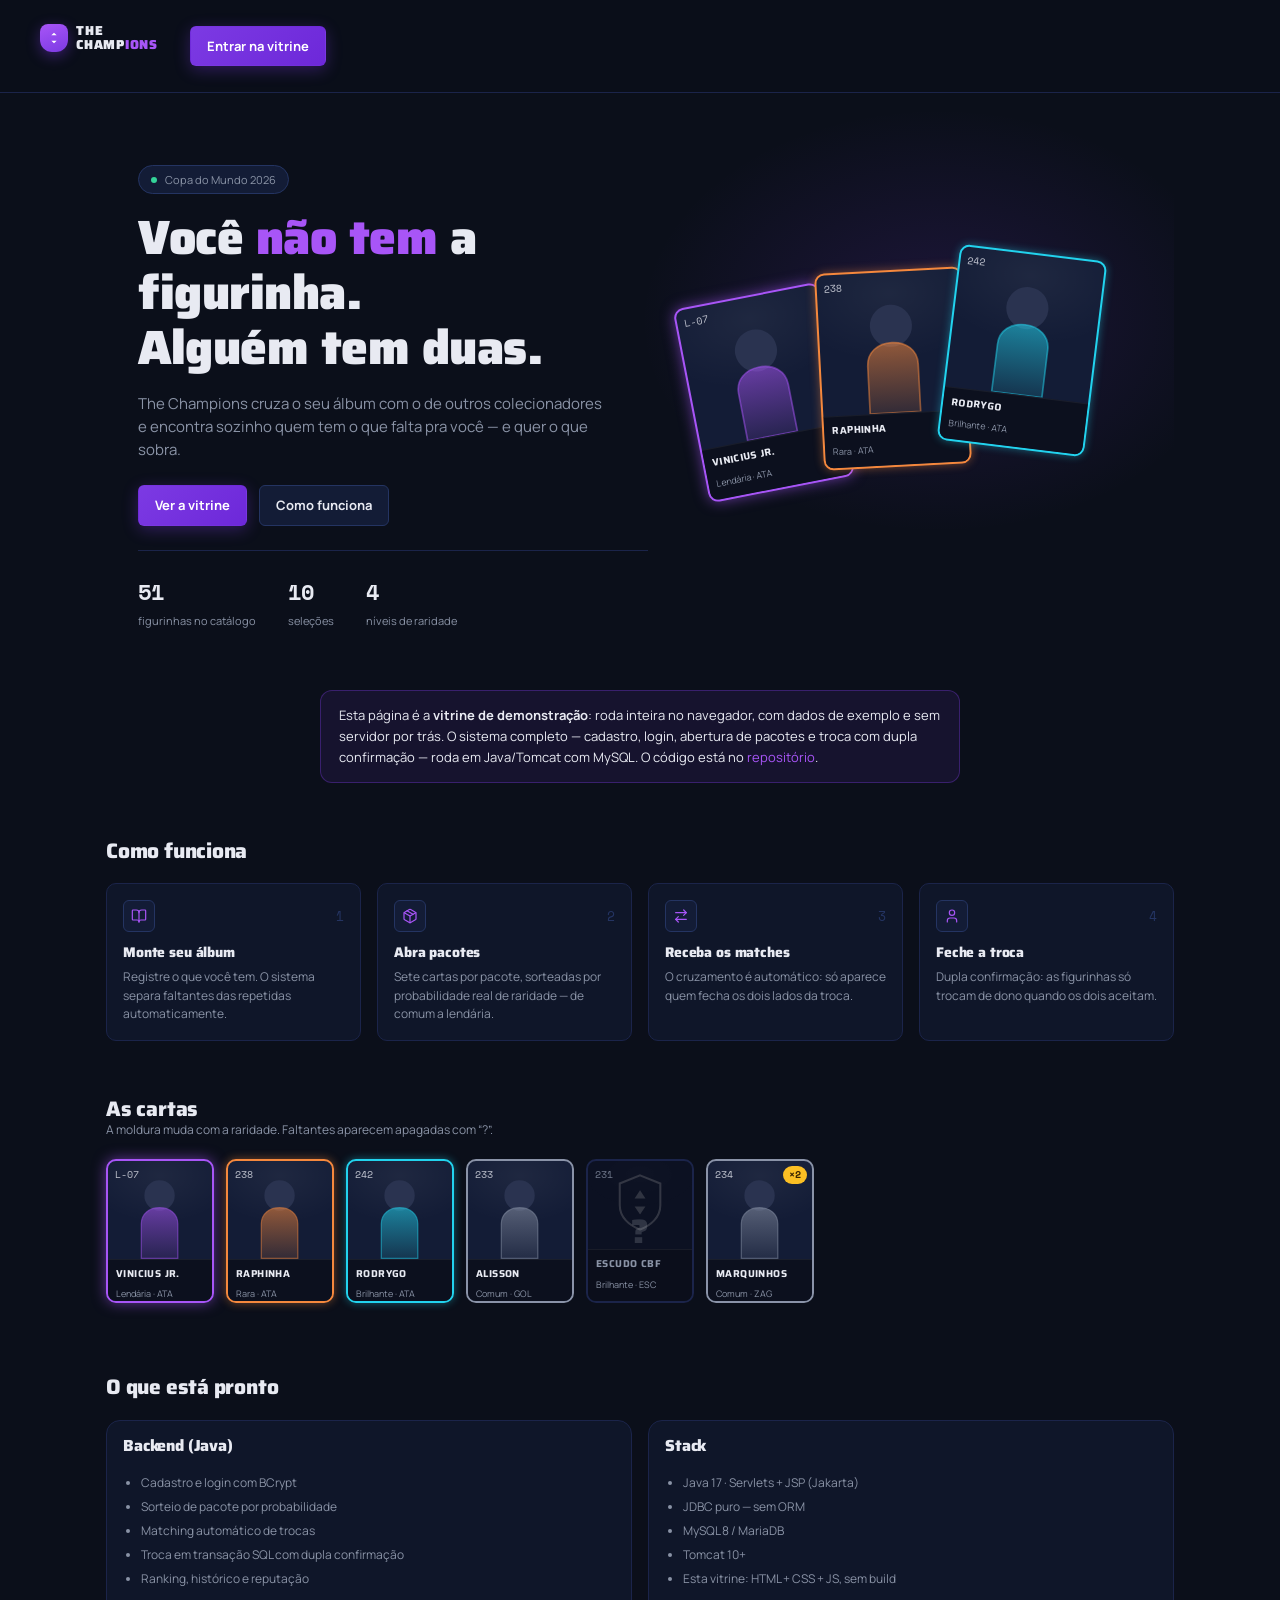
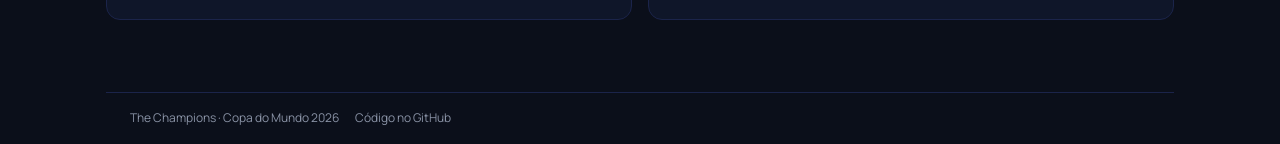
<file: src/main/webapp-static/index.html>
<!doctype html>
<html lang="pt-BR">
<head>
<meta charset="UTF-8">
<meta name="viewport" content="width=device-width, initial-scale=1">
<title>The Champions — troca de figurinhas da Copa 2026</title>
<meta name="description" content="Marketplace peer-to-peer de troca de figurinhas da Copa do Mundo 2026.">
<link rel="preconnect" href="https://fonts.googleapis.com">
<link rel="preconnect" href="https://fonts.gstatic.com" crossorigin>
<!-- media="print" tira a folha do caminho critico; o onload a promove quando
     chega. Como stylesheet normal ela BLOQUEIA a renderizacao, e numa maquina
     sem internet o navegador espera a conexao estourar antes de desenhar:
     medido em 12,8 s por tela contra 53 ms. O display=swap ja faz o texto
     aparecer na fonte do sistema e trocar sozinho depois. -->
<link rel="stylesheet" media="print" onload="this.media='all';this.onload=null" href="https://fonts.googleapis.com/css2?family=Saira:wght@700;800;900&family=Manrope:wght@400;600;700;800&family=Space+Mono:wght@400;700&display=swap">
<noscript><link rel="stylesheet" href="https://fonts.googleapis.com/css2?family=Saira:wght@700;800;900&family=Manrope:wght@400;600;700;800&family=Space+Mono:wght@400;700&display=swap"></noscript>
<link rel="stylesheet" href="./assets/css/app.css">
<link rel="icon" href="data:image/svg+xml,<svg xmlns='http://www.w3.org/2000/svg' viewBox='0 0 24 24'><rect width='24' height='24' rx='6' fill='%237C3AE3'/><path d='M12 5l4 4h-8zM12 19l-4-4h8z' fill='white'/></svg>">
<style>
  .aviso-demo{max-width:640px;margin:28px auto 0;padding:14px 18px;border-radius:12px;
    background:rgba(124,58,227,.10);border:1px solid rgba(124,58,227,.35);
    font-size:13px;line-height:1.6;color:var(--txt-2)}
  .vitrine{max-width:1100px;margin:0 auto;padding:0 var(--e4)}
  .vitrine-cartas{margin-top:56px}
</style>
</head>
<body>

<div id="sprite" hidden></div>

<header class="landing-topo">
  <a class="marca" href="./index.html" style="text-decoration:none;color:inherit">
    <span class="escudo"><svg class="icone" viewBox="0 0 24 24">
      <path d="M12 4l4 4h-8zM12 20l-4-4h8z" fill="currentColor" stroke="none"/></svg></span>
    <span class="marca-nome">The<br>Champ<span>ions</span></span>
  </a>
  <a href="./app.html#/dashboard" class="btn btn-primario">Entrar na vitrine</a>
</header>

<main class="vitrine">

  <section class="heroi">
    <div>
      <span class="selo"><i></i> Copa do Mundo 2026</span>
      <h1>Você <em>não tem</em> a figurinha.<br>Alguém tem duas.</h1>
      <p class="chamada">
        The Champions cruza o seu álbum com o de outros colecionadores e encontra
        sozinho quem tem o que falta pra você — e quer o que sobra.
      </p>

      <div style="display:flex;gap:12px;flex-wrap:wrap;margin-top:24px">
        <a href="./app.html#/dashboard" class="btn btn-primario">Ver a vitrine</a>
        <a href="#como-funciona" class="btn btn-secundario">Como funciona</a>
      </div>

      <!-- Preenchido a partir do próprio catálogo: número fixo aqui vira mentira
           na primeira figurinha que entrar no 02_dados.sql. -->
      <div class="numeros-comunidade" id="numeros"></div>
    </div>

    <div class="deck" id="deck"></div>
  </section>

  <p class="aviso-demo">
    Esta página é a <b>vitrine de demonstração</b>: roda inteira no navegador, com
    dados de exemplo e sem servidor por trás. O sistema completo — cadastro, login,
    abertura de pacotes e troca com dupla confirmação — roda em Java/Tomcat com
    MySQL. O código está no
    <a href="https://github.com/kumiechikc/figcopa">repositório</a>.
  </p>

  <section id="como-funciona" style="margin-top:56px">
    <h2>Como funciona</h2>
    <div class="grade grade-4" style="margin-top:20px">
      <article class="passo">
        <div class="topo">
          <span class="ic"><svg class="icone"><use href="#i-album"/></svg></span>
          <span class="n">1</span>
        </div>
        <h3>Monte seu álbum</h3>
        <p>Registre o que você tem. O sistema separa
          faltantes das repetidas automaticamente.</p>
      </article>
      <article class="passo">
        <div class="topo">
          <span class="ic"><svg class="icone"><use href="#i-pacote"/></svg></span>
          <span class="n">2</span>
        </div>
        <h3>Abra pacotes</h3>
        <p>Sete cartas por pacote, sorteadas por
          probabilidade real de raridade — de comum a lendária.</p>
      </article>
      <article class="passo">
        <div class="topo">
          <span class="ic"><svg class="icone"><use href="#i-troca"/></svg></span>
          <span class="n">3</span>
        </div>
        <h3>Receba os matches</h3>
        <p>O cruzamento é automático: só aparece quem
          fecha os dois lados da troca.</p>
      </article>
      <article class="passo">
        <div class="topo">
          <span class="ic"><svg class="icone"><use href="#i-usuario"/></svg></span>
          <span class="n">4</span>
        </div>
        <h3>Feche a troca</h3>
        <p>Dupla confirmação: as figurinhas só trocam de
          dono quando os dois aceitam.</p>
      </article>
    </div>
  </section>

  <section class="vitrine-cartas">
    <h2>As cartas</h2>
    <p class="secundario pequeno" style="margin-bottom:20px">
      A moldura muda com a raridade. Faltantes aparecem apagadas com “?”.
    </p>
    <div class="grade-figurinhas" id="amostra"></div>
  </section>

  <section style="margin-top:72px">
    <h2>O que está pronto</h2>
    <div class="grade grade-2" style="margin-top:20px">
      <div class="card">
        <div class="card-cabecalho"><h3>Backend (Java)</h3></div>
        <ul class="secundario pequeno" style="line-height:2;padding-left:18px">
          <li>Cadastro e login com BCrypt</li>
          <li>Sorteio de pacote por probabilidade</li>
          <li>Matching automático de trocas</li>
          <li>Troca em transação SQL com dupla confirmação</li>
          <li>Ranking, histórico e reputação</li>
        </ul>
      </div>
      <div class="card">
        <div class="card-cabecalho"><h3>Stack</h3></div>
        <ul class="secundario pequeno" style="line-height:2;padding-left:18px">
          <li>Java 17 · Servlets + JSP (Jakarta)</li>
          <li>JDBC puro — sem ORM</li>
          <li>MySQL 8 / MariaDB</li>
          <li>Tomcat 10+</li>
          <li>Esta vitrine: HTML + CSS + JS, sem build</li>
        </ul>
      </div>
    </div>
  </section>

  <footer class="rodape" style="margin-top:72px">
    <span class="secundario pequeno">The Champions · Copa do Mundo 2026</span>
    <a class="secundario pequeno" href="https://github.com/kumiechikc/figcopa">Código no GitHub</a>
  </footer>
</main>

<script type="module">
import { CATALOGO, RARIDADES } from './assets/js/dados-demo.js';
import { carta } from './assets/js/components.js';

// Tudo dentro de uma funcao async: "await" solto no topo do modulo derruba o
// script inteiro em navegador que nao o suporta (Safari antigo, WebView de
// celular), e a pagina fica so com o texto estatico — sem cartas nem numeros.
(async () => {
  document.getElementById('numeros').innerHTML = [
    [CATALOGO.length, 'figurinhas no catálogo'],
    [new Set(CATALOGO.map(f => f.siglaSelecao)).size, 'seleções'],
    [Object.keys(RARIDADES).length, 'níveis de raridade']
  ].map(([n, rotulo]) => `<div><b>${n}</b><small>${rotulo}</small></div>`).join('');

  // Os icones sao decorativos: se o sprite falhar, as cartas ainda entram.
  try {
    document.getElementById('sprite').innerHTML =
      await fetch('./assets/icones.svg').then(r => r.text());
  } catch (e) {
    console.warn('sprite de icones nao carregou:', e);
  }

  const daRaridade = ordem => CATALOGO.find(f => f.raridade.ordem === ordem && f.quantidade > 0);

  // Deck do heroi: tres cartas sobrepostas, da mais rara para a mais comum.
  document.getElementById('deck').innerHTML =
    [daRaridade(4), daRaridade(3), daRaridade(2)]
      .filter(Boolean)
      .map((f, i) => carta(f, { classeExtra: `c${i + 1}` }))
      .join('');

  // Amostra: uma de cada raridade + uma faltante + uma repetida, para mostrar as molduras.
  const amostra = [
    daRaridade(4), daRaridade(3), daRaridade(2), daRaridade(1),
    CATALOGO.find(f => f.quantidade === 0),
    CATALOGO.find(f => f.quantidade > 1)
  ].filter(Boolean);

  document.getElementById('amostra').innerHTML =
    amostra.map(f => carta(f, { mostrarStatus: true })).join('');
})();
</script>

<noscript>
  <p class="aviso-demo">
    Esta página monta as cartas com JavaScript. Com o JavaScript desligado você vê
    o texto, mas não a demonstração.
  </p>
</noscript>
</body>
</html>
</file>
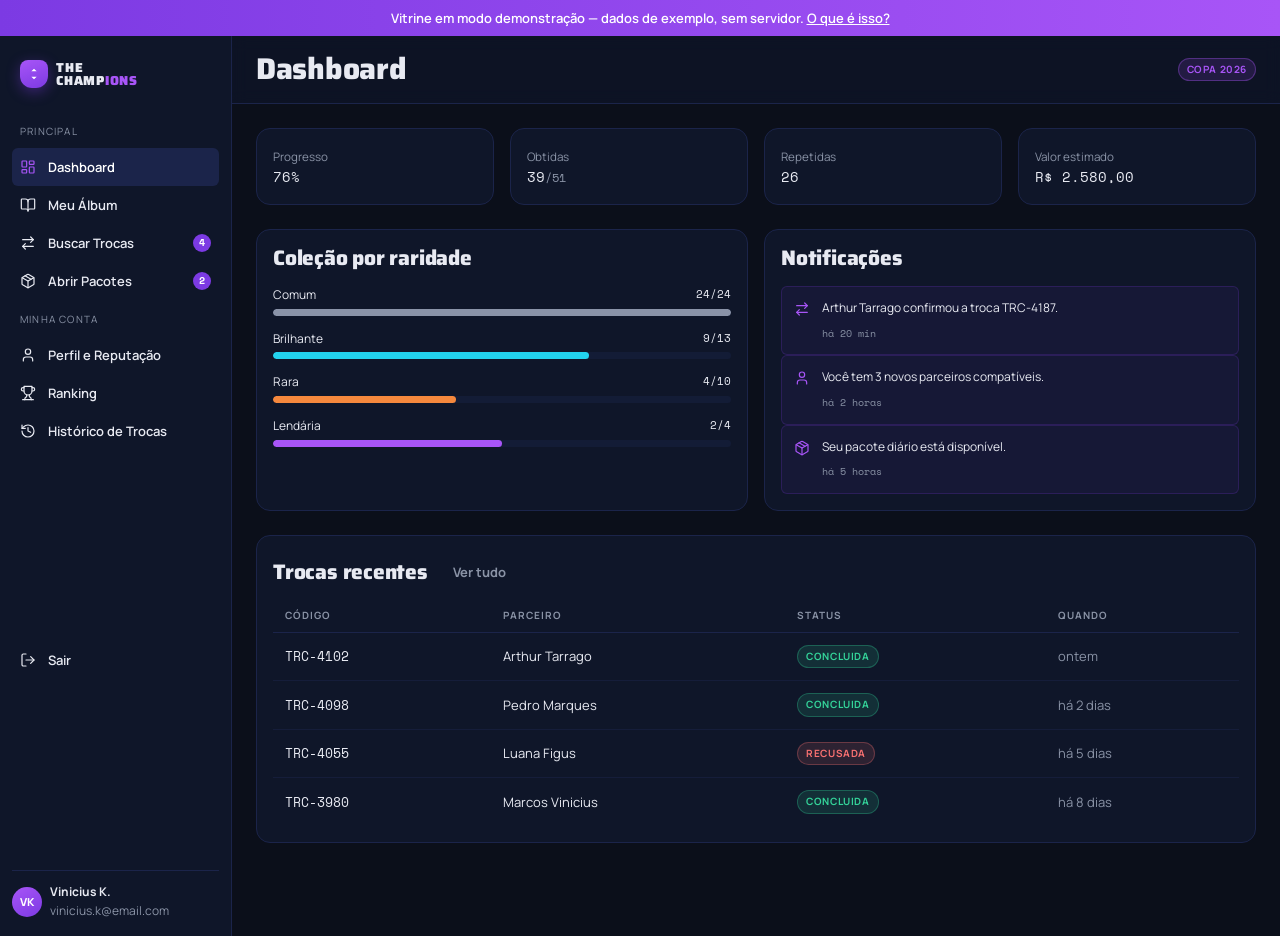
<file: src/main/webapp-static/app.html>
<!doctype html>
<html lang="pt-BR">
<head>
<meta charset="UTF-8">
<meta name="viewport" content="width=device-width, initial-scale=1">
<title>The Champions</title>
<meta name="description" content="Marketplace peer-to-peer de troca de figurinhas da Copa do Mundo 2026.">
<link rel="preconnect" href="https://fonts.googleapis.com">
<link rel="preconnect" href="https://fonts.gstatic.com" crossorigin>
<!-- media="print" tira a folha do caminho critico; o onload a promove quando
     chega. Como stylesheet normal ela BLOQUEIA a renderizacao, e numa maquina
     sem internet o navegador espera a conexao estourar antes de desenhar:
     medido em 12,8 s por tela contra 53 ms. O display=swap ja faz o texto
     aparecer na fonte do sistema e trocar sozinho depois. -->
<link rel="stylesheet" media="print" onload="this.media='all';this.onload=null" href="https://fonts.googleapis.com/css2?family=Saira:wght@700;800;900&family=Manrope:wght@400;600;700;800&family=Space+Mono:wght@400;700&display=swap">
<noscript><link rel="stylesheet" href="https://fonts.googleapis.com/css2?family=Saira:wght@700;800;900&family=Manrope:wght@400;600;700;800&family=Space+Mono:wght@400;700&display=swap"></noscript>
<link rel="stylesheet" href="./assets/css/app.css">
<link rel="icon" href="data:image/svg+xml,<svg xmlns='http://www.w3.org/2000/svg' viewBox='0 0 24 24'><rect width='24' height='24' rx='6' fill='%237C3AE3'/><path d='M12 5l4 4h-8zM12 19l-4-4h8z' fill='white'/></svg>">
<style>
  /* Faixa que avisa que a vitrine roda sem backend. Sai sozinha quando a API responde. */
  .faixa-demo{background:linear-gradient(90deg,#7C3AE3,#A855F7);color:#fff;padding:8px 16px;
    font-size:13px;text-align:center;font-weight:600}
  .faixa-demo a{color:#fff;text-decoration:underline}
  .app.com-faixa{min-height:calc(100vh - 37px)}
</style>
</head>
<body>

<div id="sprite"></div>
<div id="faixa"></div>
<div class="app" id="app"></div>

<!-- Coreografia da revelacao, compartilhada com a tela JSP. Carregada como
     script classico (nao modulo) porque e o mesmo arquivo que o Tomcat serve. -->
<script src="./assets/js/revelacao.js"></script>

<script type="module">
import { api } from './assets/js/api.js';
import { carta, figLinha, escapar, moeda } from './assets/js/components.js';

const raiz = document.getElementById('app');

// ---------------------------------------------------------------- utilidades

const icone = (n, classe = 'icone') => `<svg class="${classe}"><use href="#i-${n}"/></svg>`;

function iniciais(nome) {
  return nome.split(/\s+/).slice(0, 2).map(p => p[0]).join('').toUpperCase();
}

// O backend classifica a troca em perfeito/parcial/desigual (Match.getQualidade).
// A tela traduz para o que o usuario lê — a string crua não serve de rótulo.
const QUALIDADE = {
  perfeito: ['tag-sucesso', 'Troca equilibrada'],
  parcial:  ['tag-neutro',  'Troca parcial'],
  desigual: ['tag-aviso',   'Você entrega mais']
};
const qualidadeTag    = q => (QUALIDADE[q] || QUALIDADE.parcial)[0];
const rotuloQualidade = q => (QUALIDADE[q] || QUALIDADE.parcial)[1];

const ROTAS = [
  ['dashboard', 'Dashboard',            'dashboard', 'Principal'],
  ['album',     'Meu Álbum',            'album',     'Principal'],
  ['trocas',    'Buscar Trocas',        'troca',     'Principal'],
  ['pacotes',   'Abrir Pacotes',        'pacote',    'Principal'],
  ['perfil',    'Perfil e Reputação',   'usuario',   'Minha conta'],
  ['ranking',   'Ranking',              'ranking',   'Minha conta'],
  ['historico', 'Histórico de Trocas',  'historico', 'Minha conta']
];

function sidebar(ativa, usuario, contadores) {
  const grupo = titulo => {
    const itens = ROTAS.filter(r => r[3] === titulo).map(([id, rotulo, ic]) => {
      const n = contadores[id];
      return `<a href="#/${id}" class="nav-item ${ativa === id ? 'ativo' : ''}">
                ${icone(ic)} ${rotulo}
                ${n ? `<span class="nav-badge">${n}</span>` : ''}
              </a>`;
    }).join('');
    return `<div class="nav-grupo">${titulo}</div><nav>${itens}</nav>`;
  };

  return `
  <aside class="sidebar">
    <a href="#/dashboard" class="marca" style="text-decoration:none;color:inherit">
      <span class="escudo"><svg class="icone" viewBox="0 0 24 24">
        <path d="M12 4l4 4h-8zM12 20l-4-4h8z" fill="currentColor" stroke="none"/></svg></span>
      <span class="marca-nome">The<br>Champ<span>ions</span></span>
    </a>
    ${grupo('Principal')}
    ${grupo('Minha conta')}
    <div style="margin-top:auto"></div>
    <nav><a href="#/sair" class="nav-item">${icone('sair')} Sair</a></nav>
    <div class="sidebar-rodape">
      <span class="avatar">${iniciais(usuario.nome)}</span>
      <span style="min-width:0">
        <b style="display:block;font-size:12px">${escapar(usuario.nome)}</b>
        <small class="secundario pequeno" style="display:block;white-space:nowrap;overflow:hidden;text-overflow:ellipsis">${escapar(usuario.email)}</small>
      </span>
    </div>
  </aside>`;
}

/**
 * Os dois lados de uma troca. O grid do CSS tem tres colunas — envio, seta,
 * recebimento — e a do meio tem 34px: entregar so dois filhos joga o segundo
 * lado dentro da coluna da seta e espreme a coluna inteira.
 */
function trocaLados(m) {
  const coluna = (titulo, nota, itens) => `
    <div>
      <h4>${titulo} <span class="secundario">${nota}</span></h4>
      <div style="display:flex;flex-direction:column;gap:6px">
        ${itens.map(figLinha).join('')}
      </div>
    </div>`;

  return `
    <div class="troca-lados">
      ${coluna('Você envia', '(das suas repetidas)', m.envio)}
      <div class="seta">${icone('troca', 'icone icone-g')}</div>
      ${coluna('Você recebe', '(faltantes suas)', m.recebo)}
    </div>`;
}

function topbar(titulo) {
  return `<div class="topbar">
    <div class="topbar-titulo"><h1>${escapar(titulo)}</h1></div>
    <div class="topbar-dir"><span class="tag tag-roxo">Copa 2026</span></div>
  </div>`;
}

/**
 * Monta a moldura (sidebar + topbar) em volta do conteudo da tela.
 *
 * Tambem acerta o <title>: sem isso toda entrada do historico do navegador fica
 * com o mesmo rotulo e voltar vira adivinhacao.
 */
async function moldura(rotaAtiva, titulo, corpoHtml) {
  document.title = `${titulo} — The Champions`;

  const [usuario, pacotes, matches] = await Promise.all([
    api.usuario(), api.pacotes(), api.matches()
  ]);
  const contadores = {
    pacotes: pacotes.filter(p => p.disponivel).length,
    trocas: matches.length
  };
  raiz.innerHTML = sidebar(rotaAtiva, usuario, contadores)
    + `<main class="conteudo">${topbar(titulo)}<div class="pagina">${corpoHtml}</div></main>`;
}

// -------------------------------------------------------------------- telas

async function telaDashboard() {
  const [resumo, notificacoes, historico] = await Promise.all([
    api.resumo(), api.notificacoes(), api.historico()
  ]);

  const barras = resumo.porRaridade.map(r => `
    <div>
      <div style="display:flex;justify-content:space-between;font-size:12px;margin-bottom:4px">
        <span>${r.raridade.nomeExibicao}</span>
        <span class="mono-min">${r.obtidas}/${r.total}</span>
      </div>
      <div class="barra"><i style="width:0;background:${r.raridade.corHex}"
           data-alvo="${Math.round(r.obtidas / r.total * 100)}%"></i></div>
    </div>`).join('');

  const ICONE_AVISO = { troca: 'troca', match: 'usuario', pacote: 'pacote' };

  const avisos = notificacoes.length
    ? notificacoes.map(n => `
        <div class="notificacao ${n.lida ? '' : 'nao-lida'}">
          <span class="ic">${icone(ICONE_AVISO[n.tipo] || 'sino')}</span>
          <div>
            <p>${escapar(n.texto)}</p>
            <span class="quando">${escapar(n.quando)}</span>
          </div>
        </div>`).join('')
    : '<p class="vazio">Nenhum aviso novo.</p>';

  const linhas = historico.slice(0, 4).map(t => `
    <tr>
      <td class="mono-min">${escapar(t.codigo)}</td>
      <td>${escapar(t.parceiro)}</td>
      <td><span class="tag ${t.status === 'CONCLUIDA' ? 'tag-sucesso' : 'tag-erro'}">${escapar(t.status)}</span></td>
      <td class="secundario">${escapar(t.quando)}</td>
    </tr>`).join('');

  await moldura('dashboard', 'Dashboard', `
    <div class="grade grade-4">
      <div class="card"><small class="secundario">Progresso</small>
        <div class="num percentual">${resumo.percentual}%</div></div>
      <div class="card"><small class="secundario">Obtidas</small>
        <div class="num">${resumo.obtidas}<small class="secundario">/${resumo.total}</small></div></div>
      <div class="card"><small class="secundario">Repetidas</small>
        <div class="num">${resumo.repetidas}</div></div>
      <div class="card"><small class="secundario">Valor estimado</small>
        <div class="num">${moeda(resumo.valorEstimado)}</div></div>
    </div>

    <div class="grade grade-2" style="margin-top:24px">
      <section class="card">
        <div class="card-cabecalho"><h2>Coleção por raridade</h2></div>
        <div style="display:grid;gap:14px">${barras}</div>
      </section>
      <section class="card">
        <div class="card-cabecalho"><h2>Notificações</h2></div>
        ${avisos}
      </section>
    </div>

    <section class="card" style="margin-top:24px">
      <div class="card-cabecalho"><h2>Trocas recentes</h2>
        <a href="#/historico" class="btn btn-fantasma">Ver tudo</a></div>
      <div class="rolagem-x">
        <table class="tabela">
          <thead><tr><th>Código</th><th>Parceiro</th><th>Status</th><th>Quando</th></tr></thead>
          <tbody>${linhas}</tbody>
        </table>
      </div>
    </section>`);

  // Anima as barras depois da pintura, senao a transicao nao dispara.
  requestAnimationFrame(() => {
    document.querySelectorAll('.barra > i').forEach(b => b.style.width = b.dataset.alvo);
  });
}

async function telaAlbum(filtros) {
  const lista = await api.album(filtros);
  const todas = await api.album({});

  const selecoes = [...new Set(todas.map(f => f.siglaSelecao))];
  const filtroLink = (chave, valor, rotulo) => {
    const f = { ...filtros };
    if (valor === null) delete f[chave]; else f[chave] = valor;
    const ativo = (filtros[chave] || null) === valor;
    const qs = new URLSearchParams(f).toString();
    return `<a href="#/album${qs ? '?' + qs : ''}" class="filtro ${ativo ? 'ativo' : ''}">${rotulo}</a>`;
  };

  const cartas = lista.length
    ? lista.map(f => carta(f, { mostrarStatus: true })).join('')
    : `<p class="vazio">Nenhuma figurinha com esse filtro.</p>`;

  await moldura('album', 'Meu Álbum', `
    <div class="filtros">
      ${filtroLink('status', null, 'Todas')}
      ${filtroLink('status', 'obtidas', 'Obtidas')}
      ${filtroLink('status', 'faltantes', 'Faltantes')}
      ${filtroLink('status', 'repetidas', 'Repetidas')}
    </div>
    <div class="filtros" style="margin-top:8px">
      ${filtroLink('selecao', null, 'Todas as seleções')}
      ${selecoes.map(s => filtroLink('selecao', s, s)).join('')}
    </div>
    <p class="secundario pequeno" style="margin:16px 0">${lista.length} figurinha(s)</p>
    <div class="grade-figurinhas">${cartas}</div>`);
}

async function telaPacotes() {
  const pacotes = await api.pacotes();

  // .arte e o quadradinho da esquerda; a variante muda a cor conforme o tipo.
  const ARTE = { ESPECIAL: ['especial', 'brilho'], DIARIO: ['diario', 'presente'] };

  const cards = pacotes.map(p => {
    const [variante, ic] = ARTE[p.tipo] || ['padrao', 'pacote'];
    return `
    <article class="pacote-card ${p.disponivel ? '' : 'esgotado'}">
      <span class="arte ${variante}"><svg class="icone icone-g"><use href="#i-${ic}"/></svg></span>
      <div style="flex:1;min-width:0">
        <b style="font-family:'Saira',sans-serif;font-size:13px">${escapar(p.nome)}</b>
        <p class="secundario pequeno" style="margin:2px 0 8px">${escapar(p.descricao)}</p>
        ${p.disponivel
          ? `<button class="btn ${p.tipo === 'ESPECIAL' ? 'btn-primario' : 'btn-secundario'} btn-bloco"
                     style="padding:7px 12px;font-size:12px" data-abrir="${p.id}">
               ${icone('pacote')} Abrir agora
             </button>`
          : `<button class="btn btn-secundario btn-bloco"
                     style="padding:7px 12px;font-size:12px" disabled>Indisponível</button>`}
      </div>
    </article>`;
  }).join('');

  await moldura('pacotes', 'Abrir Pacotes', `
    <div id="revelacao"></div>
    <section class="card">
      <div class="card-cabecalho"><h2>Seus pacotes fechados</h2></div>
      ${cards || '<p class="vazio">Nenhum pacote fechado no momento.</p>'}
    </section>`);

  raiz.querySelectorAll('[data-abrir]').forEach(botao => {
    botao.addEventListener('click', async () => {
      const cartas = await api.abrirPacote(botao.dataset.abrir);
      const alvo = document.getElementById('revelacao');

      // As tres camadas (giro/verso/frente) sao o que o CSS do flip espera:
      // sem elas a carta aparece de uma vez, sem virar.
      alvo.innerHTML = `
        <section class="card" style="margin-bottom:24px">
          <div class="card-cabecalho"><h2>Seu pacote</h2></div>
          <div class="revelacao" id="palco-revelacao">
            ${cartas.map((f, i) => {
              const lendaria = f.raridade.ordem === 4;
              return `
              <div class="carta-flip" data-ordem="${i}" data-lendaria="${lendaria}">
                <div class="giro">
                  <div class="verso"><span>?</span></div>
                  <div class="frente">
                    ${carta(f, {
                      etiqueta: f.novaNoAlbum ? 'NOVA' : 'REPETIDA',
                      classeExtra: lendaria ? 'brilho-lendaria' : ''
                    })}
                  </div>
                </div>
              </div>`;
            }).join('')}
          </div>
        </section>`;

      alvo.scrollIntoView({ behavior: 'smooth', block: 'start' });
      // Mesma coreografia da tela JSP — stagger, suspense da lendaria e
      // movimento reduzido vivem no revelacao.js, nao aqui.
      window.TheChampions.revelar(document.getElementById('palco-revelacao'));
    });
  });
}

async function telaTrocas() {
  const matches = await api.matches();

  const cards = matches.map((m, i) => `
    <article class="match ${m.qualidade === 'perfeito' ? 'perfeito' : ''}">
      <div class="cabecalho">
        <span class="avatar">${iniciais(m.nome)}</span>
        <div>
          <b>${escapar(m.nome)}</b>
          <small class="secundario pequeno" style="display:block">
            reputação ${Number(m.reputacao).toFixed(1)}
          </small>
        </div>
        <span class="tag ${qualidadeTag(m.qualidade)}">${escapar(rotuloQualidade(m.qualidade))}</span>
        <div class="ganho">
          <b>${m.recebo.length}</b>
          <small>faltantes resolvidas</small>
        </div>
      </div>
      ${trocaLados(m)}
      <button class="btn btn-primario btn-bloco" data-propor="${i}">
        ${m.codigo ? 'Abrir negociação ' + escapar(m.codigo) : 'Propor troca'}
      </button>
    </article>`).join('');

  await moldura('trocas', 'Buscar Trocas', matches.length
    ? `<p class="secundario pequeno" style="margin-bottom:16px">${matches.length} parceiro(s) compatível(is)</p>
       <div class="grade-lista">${cards}</div>`
    : `<p class="vazio">Nenhum parceiro compatível no momento.</p>`);

  // A troca so passa a existir quando o usuario propoe: e a proposta que gera o
  // codigo com que a tela de negociacao trabalha.
  raiz.querySelectorAll('[data-propor]').forEach(botao => {
    botao.addEventListener('click', async () => {
      botao.disabled = true;
      try {
        const { codigo } = await api.proporTroca(matches[botao.dataset.propor]);
        location.hash = `#/troca?codigo=${codigo}`;
      } catch (erro) {
        botao.disabled = false;
        botao.textContent = 'Falhou: ' + erro.message;
      }
    });
  });
}

async function telaNegociacao(codigo) {
  const m = await api.troca(codigo);
  if (!m) { location.hash = '#/trocas'; return; }

  const etapas = ['Proposta', 'Você confirma', 'Parceiro confirma', 'Concluída'];

  await moldura('trocas', `Negociação ${m.codigo}`, `
    <div id="aviso"></div>
    <div class="stepper">
      ${etapas.map((e, i) => {
        // Proposta e a confirmacao de quem propos ja estao feitas ao abrir a tela.
        const feita = i === 0 || (i === 1 && m.euConfirmei !== false);
        const atual = !feita && i === (m.euConfirmei === false ? 1 : 2);
        return `<div class="etapa ${feita ? 'feita' : atual ? 'atual' : 'futura'}" data-etapa="${i}">
                  <span class="marca-etapa">${feita ? '✓' : i + 1}</span> ${e}
                </div>`;
      }).join('')}
    </div>
    <div class="negociacao" style="margin-top:24px">
      <section class="card">
        <div class="card-cabecalho"><h2>Você recebe</h2></div>
        <div class="grade-figurinhas">${m.recebo.map(f => carta(f)).join('')}</div>
      </section>
      <section class="card" style="text-align:center">
        <div class="card-cabecalho"><h2>Resumo</h2></div>
        <p class="secundario pequeno">Parceiro</p>
        <b>${escapar(m.nome)}</b>
        <p class="secundario pequeno" style="margin-top:12px">Situação</p>
        <span class="tag ${m.status === 'CONCLUIDA' ? 'tag-sucesso'
                         : m.status === 'RECUSADA' ? 'tag-erro' : 'tag-aviso'}">
          ${escapar(m.statusExibicao || 'aguardando')}
        </span>
        <p class="secundario pequeno" style="margin-top:16px">
          ${m.parceiroConfirmou === false
              ? 'Aguardando a confirmação do parceiro.'
              : 'O parceiro já confirmou.'}
        </p>
        <button class="btn btn-sucesso btn-bloco" id="confirmar" style="margin-top:8px"
                ${m.euConfirmei ? 'disabled' : ''}>
          ${m.euConfirmei ? 'Você já confirmou' : 'Confirmar troca'}
        </button>
      </section>
      <section class="card">
        <div class="card-cabecalho"><h2>Você envia</h2></div>
        <div class="grade-figurinhas">${m.envio.map(f => carta(f)).join('')}</div>
      </section>
    </div>`);

  document.getElementById('confirmar').addEventListener('click', async e => {
    e.target.disabled = true;
    const r = await api.confirmarTroca(m.codigo);

    // AGUARDANDO_OUTRO: minha confirmacao entrou, mas a troca so executa quando
    // o outro lado confirmar tambem. Dizer "concluida" aqui seria mentira.
    const executou = r.ok !== false && r.resultado !== 'AGUARDANDO_OUTRO';

    document.querySelectorAll('.etapa').forEach((el, i) => {
      if (!executou && i >= 2) return;
      el.classList.remove('atual', 'futura');
      el.classList.add('feita');
      el.querySelector('.marca-etapa').textContent = '✓';
    });
    document.getElementById('aviso').innerHTML = executou
      ? `<div class="alerta alerta-sucesso">Troca ${escapar(m.codigo)} concluída com sucesso.</div>`
      : `<div class="alerta alerta-info">Sua confirmação foi registrada. A troca executa quando ${escapar(m.nome)} confirmar.</div>`;
    e.target.textContent = executou ? 'Troca concluída' : 'Aguardando o parceiro';
    window.scrollTo({ top: 0, behavior: 'smooth' });
  });
}

async function telaPerfil() {
  const [usuario, resumo] = await Promise.all([api.usuario(), api.resumo()]);
  const raras = (await api.album({}))
    .filter(f => f.quantidade > 0 && f.raridade.ordem >= 3)
    .slice(0, 6);

  await moldura('perfil', 'Perfil e Reputação', `
    <div class="grade-perfil">
      <section class="card" style="text-align:center">
        <span class="avatar avatar-g">${iniciais(usuario.nome)}</span>
        <h2 style="margin-top:12px">${escapar(usuario.nome)}</h2>
        <p class="secundario pequeno">${escapar(usuario.email)}</p>
        <p style="margin-top:12px"><span class="tag tag-sucesso">Reputação ${usuario.reputacao.toFixed(1)}</span></p>
      </section>
      <section class="card">
        <div class="card-cabecalho"><h2>Resumo da coleção</h2></div>
        <div class="grade grade-2">
          <div><small class="secundario">Progresso</small><div class="num">${resumo.percentual}%</div></div>
          <div><small class="secundario">Obtidas</small><div class="num">${resumo.obtidas}</div></div>
          <div><small class="secundario">Faltantes</small><div class="num">${resumo.faltantes}</div></div>
          <div><small class="secundario">Repetidas</small><div class="num">${resumo.repetidas}</div></div>
        </div>
      </section>
    </div>
    <section class="card" style="margin-top:24px">
      <div class="card-cabecalho"><h2>Suas figurinhas mais raras</h2></div>
      ${raras.length
        ? `<div class="grade-figurinhas">${raras.map(f => carta(f, { mostrarStatus: true })).join('')}</div>`
        : `<p class="vazio">Você ainda não tem figurinhas raras.</p>`}
    </section>`);
}

async function telaRanking() {
  const ranking = await api.ranking();
  const linhas = ranking.map(r => `
    <tr>
      <td class="mono-min">${r.posicao}º</td>
      <td>${escapar(r.nome)}</td>
      <td>${r.figurinhas}</td>
      <td>${r.trocas}</td>
      <td><span class="tag tag-sucesso">${r.reputacao.toFixed(1)}</span></td>
    </tr>`).join('');

  await moldura('ranking', 'Ranking', `
    <section class="card">
      <div class="card-cabecalho"><h2>Melhores colecionadores</h2></div>
      <div class="rolagem-x">
        <table class="tabela">
          <thead><tr><th>#</th><th>Colecionador</th><th>Figurinhas</th><th>Trocas</th><th>Reputação</th></tr></thead>
          <tbody>${linhas}</tbody>
        </table>
      </div>
    </section>`);
}

async function telaHistorico() {
  const historico = await api.historico();
  const linhas = historico.map(t => `
    <tr>
      <td class="mono-min">${escapar(t.codigo)}</td>
      <td>${escapar(t.parceiro)}</td>
      <td><span class="tag ${t.status === 'CONCLUIDA' ? 'tag-sucesso' : 'tag-erro'}">${escapar(t.status)}</span></td>
      <td>${t.recebidas}</td>
      <td>${t.enviadas}</td>
      <td class="secundario">${escapar(t.quando)}</td>
    </tr>`).join('');

  await moldura('historico', 'Histórico de Trocas', `
    <section class="card">
      <div class="card-cabecalho"><h2>Todas as negociações</h2></div>
      <div class="rolagem-x">
        <table class="tabela">
          <thead><tr><th>Código</th><th>Parceiro</th><th>Status</th><th>Recebidas</th><th>Enviadas</th><th>Quando</th></tr></thead>
          <tbody>${linhas}</tbody>
        </table>
      </div>
    </section>`);
}

/**
 * Só aparece quando há backend de verdade: no modo demonstração não existe o
 * que autenticar. Sem esta tela, abrir a vitrine com o Tomcat no ar e sem token
 * dava uma sequência de 401 e nenhuma forma de entrar.
 */
async function telaLogin(erroAnterior) {
  document.title = 'Entrar — The Champions';
  raiz.innerHTML = `
    <main class="conteudo" style="grid-column:1/-1">
      <div class="tela-acesso">
        <div class="caixa-acesso surge">
          <span class="marca">
            <span class="escudo"><svg class="icone" viewBox="0 0 24 24">
              <path d="M12 4l4 4h-8zM12 20l-4-4h8z" fill="currentColor" stroke="none"/></svg></span>
            <span class="marca-nome">The Champ<span>ions</span></span>
          </span>

          <h2 style="text-align:center;margin-bottom:4px">Entrar na sua conta</h2>
          <p class="secundario pequeno" style="text-align:center;margin-bottom:24px">
            Continue montando seu álbum da Copa 2026.
          </p>

          ${erroAnterior ? `<div class="alerta alerta-erro" role="alert">
              ${icone('alerta')}<span>${escapar(erroAnterior)}</span></div>` : ''}

          <form id="formLogin" novalidate>
            <div class="campo">
              <label for="email">E-mail</label>
              <input type="email" id="email" required autocomplete="email" value="vinicius.k@email.com">
            </div>
            <div class="campo">
              <label for="senha">Senha</label>
              <input type="password" id="senha" required autocomplete="current-password">
            </div>
            <button type="submit" class="btn btn-primario btn-bloco">Entrar</button>
          </form>

          <p class="secundario pequeno" style="margin-top:20px;text-align:center">
            Usuário de teste: senha <code>123456</code>.<br>
            Conectado a <code>${escapar(api.baseURL)}</code>
          </p>
        </div>
      </div>
    </main>`;

  document.getElementById('formLogin').addEventListener('submit', async ev => {
    ev.preventDefault();
    const botao = ev.target.querySelector('button');
    botao.disabled = true;
    try {
      await api.entrar(document.getElementById('email').value,
                       document.getElementById('senha').value);
      location.hash = '#/dashboard';
      await rotear();
    } catch (erro) {
      await telaLogin(erro.message);
    }
  });
}

// ------------------------------------------------------------------ roteador

const TELAS = {
  dashboard: telaDashboard,
  album:     telaAlbum,
  pacotes:   telaPacotes,
  trocas:    telaTrocas,
  troca:     telaNegociacao,
  perfil:    telaPerfil,
  ranking:   telaRanking,
  historico: telaHistorico
};

async function rotear() {
  const bruto = (location.hash || '#/dashboard').slice(2);
  const [nome, query] = bruto.split('?');
  const params = Object.fromEntries(new URLSearchParams(query || ''));

  if (nome === 'sair') {
    api.sair();
    if (api.modoDemo) { location.href = './index.html'; return; }
    await telaLogin();
    return;
  }

  // Com backend vivo e sem token, qualquer tela daria 401: pede o login antes.
  if (!api.modoDemo && !api.token) { await telaLogin(); return; }

  const tela = TELAS[nome] || telaDashboard;
  try {
    if (nome === 'album')      await tela(params);
    else if (nome === 'troca') await tela(params.codigo);
    else                       await tela();
    window.scrollTo(0, 0);
  } catch (erro) {
    // O 401 ja limpou o token no api.js; aqui a sessao vencida vira login.
    if (!api.modoDemo && !api.token) { await telaLogin(erro.message); return; }

    raiz.innerHTML = `<main class="conteudo"><div class="pagina">
      <div class="alerta alerta-erro">Falha ao carregar: ${escapar(erro.message)}</div>
      <a href="#/dashboard" class="btn btn-primario">Voltar ao dashboard</a>
    </div></main>`;
  }
}

// ---------------------------------------------------------------------- boot

(async () => {
 try {
  // Os icones sao decorativos: um sprite que nao carrega nao pode impedir a
  // aplicacao de aparecer. Sem este try, a tela inteira ficava em branco.
  try {
    document.getElementById('sprite').innerHTML =
      await fetch('./assets/icones.svg').then(r => r.text());
  } catch (e) {
    console.warn('sprite de icones nao carregou:', e);
  }

  await api.sondar();

  if (api.modoDemo) {
    document.getElementById('faixa').innerHTML =
      `<div class="faixa-demo">Vitrine em modo demonstração — dados de exemplo,
       sem servidor. <a href="./index.html">O que é isso?</a></div>`;
    document.getElementById('app').classList.add('com-faixa');
  }

  window.addEventListener('hashchange', rotear);
  await rotear();

 } catch (erro) {
  // Uma tela em branco nao diz nada a quem abriu. Se o boot falhar — modulo que
  // o navegador nao entende, arquivo que faltou — pelo menos explica o que houve.
  console.error('falha ao iniciar a vitrine:', erro);
  document.getElementById('app').innerHTML = `
    <main class="conteudo" style="grid-column:1/-1"><div class="pagina">
      <div class="alerta alerta-erro" role="alert">
        <b>A vitrine não conseguiu iniciar.</b><br>
        ${String(erro && erro.message || erro)}
      </div>
      <p class="secundario pequeno">
        Se o seu navegador for antigo, tente um mais recente.
        <a href="./index.html">Voltar à página inicial</a>.
      </p>
    </div></main>`;
 }
})();
</script>

<noscript>
  <div style="padding:32px;font-family:system-ui,sans-serif;color:#E6E9F2;background:#0B1020">
    <h1>The Champions</h1>
    <p>Esta vitrine é montada com JavaScript. Ligue o JavaScript para navegar pelas telas,
       ou veja o código em <a href="https://github.com/kumiechikc/figcopa">github.com/kumiechikc/figcopa</a>.</p>
  </div>
</noscript>
</body>
</html>
</file>
<file: src/main/webapp-static/assets/css/app.css>
/* =========================================================================
   THE CHAMPIONS — folha de estilo unica
   Identidade visual definida na Etapa 2 (Guia da Marca V1).
   Ordem: tokens -> base -> layout -> componentes -> telas -> animacao -> responsivo
   ========================================================================= */

/* -------------------------------------------------------------------------
   1. TOKENS
   ------------------------------------------------------------------------- */
:root {
  /* Paleta de marca */
  --azul-950: #0B0F1A;
  --azul-900: #0F1629;
  --azul-850: #131C36;
  --azul-800: #1B244A;
  --azul-700: #243462;
  --roxo-600: #7C3AE3;
  --roxo-400: #A855F7;
  --papel:    #E8EAF2;
  --cinza-400:#8A93A6;
  --sucesso:  #34D399;
  --erro:     #F87171;
  --aviso:    #FBBF24;

  /* Raridade — a cor da moldura comunica o valor sem depender de texto */
  --r-comum:     #8A93A8;
  --r-brilhante: #22D3EE;
  --r-rara:      #F5883D;
  --r-lendaria:  #A855F7;

  /* Escala de espacamento: 4 / 8 / 12 / 16 / 24 / 32 */
  --e1: 4px;  --e2: 8px;  --e3: 12px;
  --e4: 16px; --e6: 24px; --e8: 32px;

  --raio-sm: 6px;
  --raio:    10px;
  --raio-lg: 14px;

  --sombra-card: 0 1px 2px rgba(0,0,0,.4), 0 8px 24px rgba(0,0,0,.28);
  --sombra-alta: 0 4px 8px rgba(0,0,0,.45), 0 16px 40px rgba(0,0,0,.35);

  --transicao: 180ms cubic-bezier(.4, 0, .2, 1);

  --larg-sidebar: 232px;
}

/* -------------------------------------------------------------------------
   2. BASE
   ------------------------------------------------------------------------- */
*, *::before, *::after { box-sizing: border-box; }

html, body { height: 100%; }

body {
  margin: 0;
  background: var(--azul-950);
  color: var(--papel);
  font-family: 'Manrope', system-ui, -apple-system, 'Segoe UI', sans-serif;
  font-size: 14px;
  line-height: 1.55;
  -webkit-font-smoothing: antialiased;
}

h1, h2, h3, h4 {
  font-family: 'Saira', system-ui, sans-serif;
  font-weight: 800;
  letter-spacing: -0.01em;
  margin: 0;
  line-height: 1.15;
}
h1 { font-size: 30px; }
h2 { font-size: 21px; }
h3 { font-size: 16px; }

p { margin: 0 0 var(--e3); }

a { color: var(--roxo-400); text-decoration: none; }
a:hover { text-decoration: underline; }

/* Numeros sempre em fonte tabular: contadores nao "dancam" ao atualizar */
.num {
  font-family: 'Space Mono', ui-monospace, monospace;
  font-variant-numeric: tabular-nums;
}

.secundario { color: var(--cinza-400); }
.pequeno    { font-size: 12px; }
.mono-min   { font-family: 'Space Mono', monospace; font-size: 11px; }

/* Acessibilidade: foco de teclado sempre visivel */
:focus-visible {
  outline: 2px solid var(--roxo-400);
  outline-offset: 2px;
  border-radius: var(--raio-sm);
}

.apenas-leitor {
  position: absolute; width: 1px; height: 1px;
  overflow: hidden; clip: rect(0 0 0 0); white-space: nowrap;
}

svg.icone {
  width: 16px; height: 16px;
  stroke: currentColor; fill: none;
  stroke-width: 1.8; stroke-linecap: round; stroke-linejoin: round;
  flex: 0 0 auto;
}
svg.icone-g { width: 20px; height: 20px; }

/* -------------------------------------------------------------------------
   3. LAYOUT DA APLICACAO (sidebar + conteudo)
   ------------------------------------------------------------------------- */
.app {
  display: grid;
  grid-template-columns: var(--larg-sidebar) 1fr;
  min-height: 100vh;
}

.sidebar {
  background: var(--azul-900);
  border-right: 1px solid var(--azul-800);
  display: flex;
  flex-direction: column;
  padding: var(--e4) var(--e3);
  position: sticky;
  top: 0;
  height: 100vh;
}

.marca {
  display: flex; align-items: center; gap: var(--e2);
  padding: var(--e2) var(--e2) var(--e6);
}
.marca-nome {
  font-family: 'Saira', sans-serif;
  font-weight: 900; font-size: 13px;
  letter-spacing: .06em; line-height: 1.05;
  text-transform: uppercase;
}
.marca-nome span { color: var(--roxo-400); }

.escudo {
  width: 28px; height: 28px;
  background: linear-gradient(160deg, var(--roxo-400), var(--roxo-600));
  border-radius: 8px 8px 12px 12px;
  display: grid; place-items: center;
  color: #fff;
  box-shadow: 0 4px 14px rgba(124,58,227,.4);
}

.nav-grupo {
  font-size: 10px; letter-spacing: .12em; text-transform: uppercase;
  color: var(--cinza-400); padding: var(--e3) var(--e2) var(--e2);
}

.nav-item {
  display: flex; align-items: center; gap: var(--e3);
  padding: 9px var(--e2);
  border-radius: var(--raio-sm);
  color: var(--papel);
  font-weight: 600; font-size: 13px;
  transition: background var(--transicao), color var(--transicao);
}
.nav-item:hover { background: var(--azul-850); text-decoration: none; }
.nav-item.ativo { background: var(--azul-800); color: #fff; }
.nav-item.ativo svg { color: var(--roxo-400); }

.nav-badge {
  margin-left: auto;
  background: var(--roxo-600); color: #fff;
  font-family: 'Space Mono', monospace; font-size: 10px;
  padding: 1px 6px; border-radius: 20px;
}
.nav-badge.neutro { background: var(--azul-700); color: var(--papel); }

.sidebar-rodape {
  margin-top: auto;
  border-top: 1px solid var(--azul-800);
  padding-top: var(--e3);
  display: flex; align-items: center; gap: var(--e2);
}

.conteudo { display: flex; flex-direction: column; min-width: 0; }

.topbar {
  display: flex; align-items: center; gap: var(--e4);
  padding: var(--e4) var(--e6);
  border-bottom: 1px solid var(--azul-800);
  background: rgba(15,22,41,.72);
  backdrop-filter: blur(8px);
  position: sticky; top: 0; z-index: 20;
}

.breadcrumb {
  font-size: 11px; color: var(--cinza-400);
  display: flex; gap: var(--e2); align-items: center;
}
.breadcrumb a { color: var(--cinza-400); }
.breadcrumb .atual { color: var(--papel); }

.topbar-titulo { font-family: 'Saira', sans-serif; font-weight: 800; font-size: 17px; }

.topbar-dir { margin-left: auto; display: flex; align-items: center; gap: var(--e3); }

.busca {
  display: flex; align-items: center; gap: var(--e2);
  background: var(--azul-850);
  border: 1px solid var(--azul-800);
  border-radius: 20px;
  padding: 6px var(--e3);
  color: var(--cinza-400);
  min-width: 250px;
}
.busca input {
  background: none; border: 0; outline: none;
  color: var(--papel); font: inherit; font-size: 12px; width: 100%;
}
.busca input::placeholder { color: var(--cinza-400); }

.sino { position: relative; color: var(--papel); display: grid; place-items: center; }
.sino .ponto {
  position: absolute; top: -1px; right: -1px;
  width: 7px; height: 7px; border-radius: 50%;
  background: var(--erro); border: 1.5px solid var(--azul-900);
}

.pagina { padding: var(--e6); flex: 1; }

.rodape {
  border-top: 1px solid var(--azul-800);
  padding: var(--e4) var(--e6);
  display: flex; flex-wrap: wrap; gap: var(--e4);
  font-size: 11px; color: var(--cinza-400);
}
.rodape .dir { margin-left: auto; display: flex; gap: var(--e4); }

/* -------------------------------------------------------------------------
   4. COMPONENTES
   ------------------------------------------------------------------------- */
.card {
  background: var(--azul-900);
  border: 1px solid var(--azul-800);
  border-radius: var(--raio-lg);
  padding: var(--e4);
}

.card-cabecalho {
  display: flex; align-items: center; gap: var(--e2);
  margin-bottom: var(--e4);
}
.card-cabecalho h3 { flex: 1; }

/* As grades sao classes (e nao style inline) de proposito: estilo inline
   ganha do @media, e a tela deixaria de colapsar no celular. */
.grade { display: grid; gap: var(--e4); }
.grade-2 { grid-template-columns: 1fr 1fr; }
.grade-3 { grid-template-columns: repeat(3, 1fr); }
.grade-4 { grid-template-columns: repeat(4, 1fr); }

.grade-painel  { grid-template-columns: 1.35fr 1fr; }   /* dashboard */
.grade-lista   { grid-template-columns: 300px 1fr; }    /* pacotes */
.grade-filtros { grid-template-columns: 1fr 250px; }    /* buscar trocas */
.grade-perfil  { grid-template-columns: 320px 1fr; }    /* perfil */

/* Tabela larga rola dentro do proprio cartao, nunca empurra a pagina. */
.rolagem-x { overflow-x: auto; max-width: 100%; -webkit-overflow-scrolling: touch; }

/* Sombra que aparece so no lado onde existe conteudo escondido.
   No celular a coluna cortada costuma ser a de situacao — a mais importante da
   linha — e nada avisava que era possivel arrastar. Truque de duas camadas:
   os gradientes "local" rolam junto e cobrem a sombra quando se chega ao fim,
   entao a dica some sozinha. Sem JavaScript. */
.rolagem-x {
  background:
    linear-gradient(to right, var(--azul-900) 40%, rgba(15,22,41,0)) left center / 32px 100% no-repeat local,
    linear-gradient(to left,  var(--azul-900) 40%, rgba(15,22,41,0)) right center / 32px 100% no-repeat local,
    radial-gradient(farthest-side at 0 50%,   rgba(0,0,0,.42), rgba(0,0,0,0)) left center / 13px 100% no-repeat scroll,
    radial-gradient(farthest-side at 100% 50%,rgba(0,0,0,.42), rgba(0,0,0,0)) right center / 13px 100% no-repeat scroll;
}

/* Item de grid tem min-width:auto: ele cresce ate caber o conteudo e estoura
   a pagina, em vez de deixar o filho rolar. Zerar isso e o que faz o
   .rolagem-x das tabelas realmente funcionar. */
.grade > *,
.album > *,
.negociacao > *,
.tela-acesso > * { min-width: 0; }

/* Botoes */
.btn {
  display: inline-flex; align-items: center; justify-content: center;
  gap: var(--e2);
  font-family: 'Manrope', sans-serif; font-weight: 700; font-size: 13px;
  padding: 9px var(--e4);
  border-radius: var(--raio-sm);
  border: 1px solid transparent;
  cursor: pointer;
  transition: transform var(--transicao), box-shadow var(--transicao),
              background var(--transicao), border-color var(--transicao);
  text-decoration: none;
}
.btn:hover { text-decoration: none; }

.btn-primario {
  background: linear-gradient(135deg, var(--roxo-600), #6D28D9);
  color: #fff;
  box-shadow: 0 4px 16px rgba(124,58,227,.32);
}
.btn-primario:hover { transform: translateY(-2px); box-shadow: 0 8px 22px rgba(124,58,227,.45); }

.btn-secundario {
  background: var(--azul-850);
  border-color: var(--azul-700);
  color: var(--papel);
}
.btn-secundario:hover { background: var(--azul-800); transform: translateY(-2px); }

.btn-fantasma { background: none; color: var(--cinza-400); }
.btn-fantasma:hover { color: var(--papel); }

.btn-sucesso {
  background: linear-gradient(135deg, #34D399, #10B981);
  color: #06281D;
  box-shadow: 0 4px 16px rgba(52,211,153,.28);
}
.btn-sucesso:hover { transform: translateY(-2px); box-shadow: 0 8px 22px rgba(52,211,153,.4); }

.btn-perigo { background: none; color: var(--erro); }
.btn-perigo:hover { background: rgba(248,113,113,.1); }

.btn[disabled], .btn.desabilitado {
  opacity: .5; cursor: not-allowed; transform: none !important; box-shadow: none;
}

.btn-bloco { width: 100%; }

/* Etiquetas / chips */
.tag {
  display: inline-flex; align-items: center; gap: var(--e1);
  font-size: 10px; font-weight: 700; letter-spacing: .06em;
  text-transform: uppercase;
  padding: 3px 8px; border-radius: 20px;
  border: 1px solid transparent;
}
.tag-sucesso  { background: rgba(52,211,153,.13); color: var(--sucesso); border-color: rgba(52,211,153,.3); }
.tag-aviso    { background: rgba(251,191,36,.13); color: var(--aviso);   border-color: rgba(251,191,36,.3); }
.tag-erro     { background: rgba(248,113,113,.13); color: var(--erro);   border-color: rgba(248,113,113,.3); }
.tag-roxo     { background: rgba(168,85,247,.15); color: var(--roxo-400); border-color: rgba(168,85,247,.35); }
.tag-neutro   { background: var(--azul-850); color: var(--cinza-400); border-color: var(--azul-700); }

.tag-comum     { background: rgba(138,147,168,.13); color: var(--r-comum);     border-color: rgba(138,147,168,.3); }
.tag-brilhante { background: rgba(34,211,238,.13);  color: var(--r-brilhante); border-color: rgba(34,211,238,.32); }
.tag-rara      { background: rgba(245,136,61,.13);  color: var(--r-rara);      border-color: rgba(245,136,61,.32); }
.tag-lendaria  { background: rgba(168,85,247,.15);  color: var(--r-lendaria);  border-color: rgba(168,85,247,.35); }

/* Avatar */
.avatar {
  width: 30px; height: 30px; border-radius: 50%;
  display: grid; place-items: center;
  background: linear-gradient(150deg, var(--roxo-400), var(--roxo-600));
  color: #fff; font-size: 11px; font-weight: 800;
  letter-spacing: .02em; flex: 0 0 auto;
}
.avatar-g { width: 38px; height: 38px; font-size: 13px; }

/* Barra de progresso */
.barra {
  height: 7px; background: var(--azul-850);
  border-radius: 20px; overflow: hidden;
}
.barra > i {
  display: block; height: 100%;
  background: linear-gradient(90deg, var(--roxo-600), var(--roxo-400));
  border-radius: 20px;
  width: 0;
  transition: width 900ms cubic-bezier(.22,.8,.3,1);
}
.barra.fina { height: 4px; }

/* Tabela */
.tabela { width: 100%; border-collapse: collapse; }
.tabela th {
  text-align: left; font-size: 10px; letter-spacing: .1em;
  text-transform: uppercase; color: var(--cinza-400);
  font-weight: 700; padding: 0 var(--e3) var(--e2);
  border-bottom: 1px solid var(--azul-800);
}
.tabela td { padding: var(--e3); border-bottom: 1px solid rgba(27,36,74,.55); font-size: 13px; }
.tabela tbody tr { transition: background var(--transicao); }
.tabela tbody tr:hover { background: rgba(27,36,74,.32); }
.tabela tbody tr:last-child td { border-bottom: 0; }

/* Alertas */
.alerta {
  display: flex; gap: var(--e3); align-items: flex-start;
  padding: var(--e3) var(--e4);
  border-radius: var(--raio);
  border: 1px solid;
  font-size: 13px;
  margin-bottom: var(--e4);
}
.alerta-erro    { background: rgba(248,113,113,.09); border-color: rgba(248,113,113,.32); color: #FCA5A5; }
.alerta-sucesso { background: rgba(52,211,153,.09);  border-color: rgba(52,211,153,.32);  color: #6EE7B7; }
.alerta-info    { background: rgba(168,85,247,.09);  border-color: rgba(168,85,247,.3);   color: #D8B4FE; }
.alerta-aviso   { background: rgba(251,191,36,.09);  border-color: rgba(251,191,36,.3);   color: #FCD34D; }

/* Estado vazio — toda lista tem um */
.vazio {
  text-align: center;
  padding: var(--e8) var(--e4);
  color: var(--cinza-400);
}
.vazio svg { width: 34px; height: 34px; color: var(--azul-700); margin-bottom: var(--e3); }
.vazio strong { display: block; color: var(--papel); margin-bottom: var(--e1); font-size: 14px; }

/* Formularios */
.campo { margin-bottom: var(--e4); }
.campo label {
  display: block; font-size: 11px; font-weight: 700;
  letter-spacing: .08em; text-transform: uppercase;
  color: var(--cinza-400); margin-bottom: 6px;
}
.campo input, .campo select {
  width: 100%;
  background: var(--azul-850);
  border: 1px solid var(--azul-800);
  border-radius: var(--raio-sm);
  padding: 10px var(--e3);
  color: var(--papel);
  font: inherit; font-size: 14px;
  transition: border-color var(--transicao), box-shadow var(--transicao);
}
.campo input:focus, .campo select:focus {
  outline: none;
  border-color: var(--roxo-600);
  box-shadow: 0 0 0 3px rgba(124,58,227,.18);
}
.campo .dica { font-size: 11px; color: var(--cinza-400); margin-top: 5px; }

/* Paginacao */
.paginacao { display: flex; gap: var(--e1); justify-content: center; padding: var(--e4) 0 0; }
.paginacao a, .paginacao span {
  min-width: 28px; height: 28px;
  display: grid; place-items: center;
  border-radius: var(--raio-sm);
  font-family: 'Space Mono', monospace; font-size: 12px;
  color: var(--cinza-400);
}
.paginacao a:hover { background: var(--azul-850); color: var(--papel); text-decoration: none; }
.paginacao .atual { background: var(--roxo-600); color: #fff; }

/* -------------------------------------------------------------------------
   5. FIGURINHA — o componente central do produto
   ------------------------------------------------------------------------- */
.figurinha {
  position: relative;
  background: var(--azul-850);
  border: 2px solid var(--r-comum);
  border-radius: var(--raio);
  overflow: hidden;
  aspect-ratio: 3 / 4;
  display: flex; flex-direction: column;
  transition: transform var(--transicao), box-shadow var(--transicao);
}
.figurinha:hover { transform: translateY(-2px); box-shadow: var(--sombra-alta); }

.figurinha .numero {
  position: absolute; top: 6px; left: 7px;
  font-family: 'Space Mono', monospace; font-size: 10px;
  color: var(--papel); opacity: .8; z-index: 2;
}

.figurinha .repetida {
  position: absolute; top: 5px; right: 5px; z-index: 2;
  background: var(--aviso); color: #3B2500;
  font-family: 'Space Mono', monospace; font-size: 10px; font-weight: 700;
  padding: 1px 6px; border-radius: 20px;
}

.figurinha .busto {
  flex: 1;
  display: grid; place-items: end center;
  background: radial-gradient(120% 80% at 50% 15%, rgba(255,255,255,.05), transparent 60%);
}
.figurinha .busto svg { width: 78%; height: auto; display: block; }

.figurinha .legenda {
  background: rgba(11,15,26,.86);
  padding: 6px var(--e2) 8px;
  border-top: 1px solid rgba(255,255,255,.06);
}
.figurinha .legenda b {
  display: block;
  font-family: 'Saira', sans-serif; font-weight: 700;
  font-size: 10px; letter-spacing: .04em; text-transform: uppercase;
  white-space: nowrap; overflow: hidden; text-overflow: ellipsis;
}
.figurinha .legenda small { font-size: 9px; color: var(--cinza-400); }

/* Molduras por raridade — o glow cresce com o valor */
.figurinha.r1 { border-color: var(--r-comum); }
.figurinha.r2 { border-color: var(--r-brilhante); box-shadow: 0 0 8px rgba(34,211,238,.42); }
.figurinha.r3 { border-color: var(--r-rara);      box-shadow: 0 0 10px rgba(245,136,61,.45); }
.figurinha.r4 { border-color: var(--r-lendaria);  box-shadow: 0 0 14px rgba(168,85,247,.55); }

.figurinha.r2:hover { box-shadow: 0 0 14px rgba(34,211,238,.6), var(--sombra-alta); }
.figurinha.r3:hover { box-shadow: 0 0 16px rgba(245,136,61,.62), var(--sombra-alta); }
.figurinha.r4:hover { box-shadow: 0 0 22px rgba(168,85,247,.75), var(--sombra-alta); }

/* Faltante: escurecida com "?" */
.figurinha.faltante {
  border-color: var(--azul-800) !important;
  box-shadow: none !important;
  background: #0C1122;
}
.figurinha.faltante .busto { opacity: .28; filter: grayscale(1); }
.figurinha.faltante .legenda b, .figurinha.faltante .numero { color: var(--cinza-400); }
.figurinha.faltante::after {
  content: '?';
  position: absolute; inset: 0;
  display: grid; place-items: center;
  font-family: 'Saira', sans-serif; font-weight: 900; font-size: 34px;
  color: rgba(232,234,242,.16);
  pointer-events: none;
}

.grade-figurinhas {
  display: grid;
  grid-template-columns: repeat(auto-fill, minmax(104px, 1fr));
  gap: var(--e3);
}

/* Figurinha em linha (usada nas telas de troca) */
.fig-linha {
  display: flex; align-items: center; gap: var(--e3);
  background: var(--azul-850);
  border: 1px solid var(--azul-800);
  border-left: 3px solid var(--r-comum);
  border-radius: var(--raio-sm);
  padding: var(--e3);
  transition: transform var(--transicao), border-color var(--transicao);
}
.fig-linha:hover { transform: translateY(-2px); }
.fig-linha.r2 { border-left-color: var(--r-brilhante); }
.fig-linha.r3 { border-left-color: var(--r-rara); }
.fig-linha.r4 { border-left-color: var(--r-lendaria); }
.fig-linha .mini {
  width: 30px; height: 40px; border-radius: 4px;
  border: 1.5px solid var(--r-comum);
  background: var(--azul-800); flex: 0 0 auto;
}
.fig-linha.r2 .mini { border-color: var(--r-brilhante); }
.fig-linha.r3 .mini { border-color: var(--r-rara); }
.fig-linha.r4 .mini { border-color: var(--r-lendaria); }
.fig-linha .info { flex: 1; min-width: 0; }
.fig-linha .info b {
  display: block; font-family: 'Saira', sans-serif;
  font-size: 12px; letter-spacing: .04em; text-transform: uppercase;
}
.fig-linha .info small { color: var(--cinza-400); font-size: 11px; }

/* -------------------------------------------------------------------------
   6. TELAS ESPECIFICAS
   ------------------------------------------------------------------------- */

/* --- Login / cadastro --- */
.tela-acesso {
  min-height: 100vh;
  display: grid; place-items: center;
  padding: var(--e6);
  background:
    radial-gradient(60% 50% at 20% 0%,  rgba(124,58,227,.20), transparent 60%),
    radial-gradient(50% 45% at 90% 100%, rgba(168,85,247,.13), transparent 60%),
    var(--azul-950);
}
.caixa-acesso {
  width: 100%; max-width: 400px;
  background: var(--azul-900);
  border: 1px solid var(--azul-800);
  border-radius: var(--raio-lg);
  padding: var(--e8);
  box-shadow: var(--sombra-alta);
}
.caixa-acesso .marca { justify-content: center; padding-bottom: var(--e4); }

/* --- Landing --- */
.landing-topo {
  display: flex; align-items: center; gap: var(--e6);
  padding: var(--e4) var(--e8);
  border-bottom: 1px solid var(--azul-800);
  position: sticky; top: 0; z-index: 30;
  background: rgba(11,15,26,.85); backdrop-filter: blur(10px);
}
.landing-topo nav { display: flex; gap: var(--e6); margin-left: var(--e8); font-size: 13px; }
.landing-topo nav a { color: var(--cinza-400); font-weight: 600; }
.landing-topo nav a:hover { color: var(--papel); text-decoration: none; }
.landing-topo .acoes { margin-left: auto; display: flex; align-items: center; gap: var(--e3); }

.heroi {
  padding: 72px var(--e8) var(--e8);
  max-width: 1180px; margin: 0 auto;
  display: grid; grid-template-columns: 1.05fr .95fr; gap: var(--e8);
  align-items: center;
  background:
    radial-gradient(45% 60% at 78% 40%, rgba(124,58,227,.16), transparent 62%);
}
.heroi h1 { font-size: 48px; font-weight: 900; margin-bottom: var(--e4); }
.heroi h1 em { color: var(--roxo-400); font-style: normal; }
.heroi .selo {
  display: inline-flex; align-items: center; gap: var(--e2);
  background: var(--azul-850); border: 1px solid var(--azul-700);
  border-radius: 20px; padding: 5px var(--e3);
  font-size: 11px; color: var(--cinza-400);
  margin-bottom: var(--e4);
}
.heroi .selo i {
  width: 6px; height: 6px; border-radius: 50%;
  background: var(--sucesso); display: block;
}
.heroi .chamada { max-width: 470px; color: var(--cinza-400); font-size: 15px; }

.numeros-comunidade {
  display: flex; gap: var(--e8);
  padding-top: var(--e6); margin-top: var(--e6);
  border-top: 1px solid var(--azul-800);
}
.numeros-comunidade b {
  display: block; font-family: 'Space Mono', monospace;
  font-size: 22px; font-weight: 700;
}
.numeros-comunidade small { font-size: 11px; color: var(--cinza-400); }

/* Deck de cartas flutuantes do heroi */
.deck { position: relative; height: 300px; }
.deck .figurinha {
  position: absolute; width: 148px; aspect-ratio: 3/4;
  transition: transform 300ms cubic-bezier(.22,.8,.3,1);
}
.deck .c1 { left: 2%;  top: 46px; transform: rotate(-11deg); }
.deck .c2 { left: 30%; top: 22px; transform: rotate(-3deg); }
.deck .c3 { left: 58%; top: 4px;  transform: rotate(7deg); z-index: 2; }
.deck:hover .c1 { transform: rotate(-15deg) translateY(-8px); }
.deck:hover .c2 { transform: rotate(-3deg) translateY(-14px); }
.deck:hover .c3 { transform: rotate(10deg) translateY(-8px); }

.passos { max-width: 1180px; margin: 0 auto; padding: var(--e8); }
.passo {
  background: var(--azul-900); border: 1px solid var(--azul-800);
  border-radius: var(--raio); padding: var(--e4);
  transition: transform var(--transicao), border-color var(--transicao);
}
.passo:hover { transform: translateY(-2px); border-color: var(--azul-700); }
.passo .topo { display: flex; align-items: center; margin-bottom: var(--e3); }
.passo .ic {
  width: 32px; height: 32px; border-radius: var(--raio-sm);
  display: grid; place-items: center;
  background: var(--azul-850); border: 1px solid var(--azul-700);
  color: var(--roxo-400);
}
.passo .n {
  margin-left: auto; font-family: 'Space Mono', monospace;
  font-size: 13px; color: var(--azul-700);
}
.passo h3 { font-size: 14px; margin-bottom: var(--e2); }
.passo p { font-size: 12px; color: var(--cinza-400); margin: 0; }

/* --- Dashboard --- */
.painel-progresso {
  background:
    linear-gradient(135deg, rgba(124,58,227,.22), rgba(168,85,247,.06) 55%, transparent),
    var(--azul-900);
  border: 1px solid var(--azul-700);
  border-radius: var(--raio-lg);
  padding: var(--e6);
}
.painel-progresso .percentual {
  font-family: 'Saira', sans-serif; font-weight: 900;
  font-size: 52px; line-height: 1;
}
.quebra-raridade {
  display: flex; flex-wrap: wrap;
  gap: var(--e4) var(--e8);
  margin-top: var(--e4);
}
.quebra-raridade b {
  display: block; font-family: 'Space Mono', monospace; font-size: 19px;
}
.quebra-raridade small {
  font-size: 10px; letter-spacing: .07em;
  text-transform: uppercase; color: var(--cinza-400);
}

.acao-rapida {
  display: flex; align-items: center; gap: var(--e3);
  background: var(--azul-900); border: 1px solid var(--azul-800);
  border-radius: var(--raio); padding: var(--e4);
  transition: transform var(--transicao), border-color var(--transicao);
  color: var(--papel);
}
.acao-rapida:hover {
  transform: translateY(-2px); border-color: var(--azul-700); text-decoration: none;
}
.acao-rapida .ic {
  width: 34px; height: 34px; border-radius: var(--raio-sm);
  display: grid; place-items: center;
  background: var(--azul-850); border: 1px solid var(--azul-700);
  color: var(--roxo-400); flex: 0 0 auto;
}
.acao-rapida b { display: block; font-size: 13px; }
.acao-rapida small { color: var(--cinza-400); font-size: 11px; }

.notificacao {
  display: flex; gap: var(--e3);
  padding: var(--e3);
  border-radius: var(--raio-sm);
  border: 1px solid transparent;
  transition: background var(--transicao);
}
.notificacao:hover { background: rgba(27,36,74,.35); }
.notificacao.nao-lida { background: rgba(124,58,227,.07); border-color: rgba(124,58,227,.2); }
.notificacao .ic { color: var(--roxo-400); padding-top: 2px; }
.notificacao p { font-size: 12px; margin: 0 0 3px; }
.notificacao .quando { font-family: 'Space Mono', monospace; font-size: 10px; color: var(--cinza-400); }

/* --- Album --- */
.album { display: grid; grid-template-columns: 214px 1fr; gap: var(--e4); align-items: start; }

.selecao-item {
  display: block; padding: var(--e3);
  border-radius: var(--raio-sm);
  border: 1px solid transparent;
  transition: background var(--transicao), border-color var(--transicao);
  color: var(--papel);
}
.selecao-item:hover { background: var(--azul-850); text-decoration: none; }
.selecao-item.ativa { background: var(--azul-850); border-color: var(--azul-700); }
.selecao-item .linha { display: flex; align-items: center; gap: var(--e2); margin-bottom: 6px; }
.selecao-item .sigla {
  font-family: 'Space Mono', monospace; font-size: 10px;
  background: var(--azul-800); color: var(--papel);
  padding: 1px 5px; border-radius: 4px;
}
.selecao-item .nome { font-weight: 700; font-size: 13px; flex: 1; }
.selecao-item .frac {
  font-family: 'Space Mono', monospace; font-size: 11px; color: var(--cinza-400);
}

.filtros { display: flex; flex-wrap: wrap; gap: var(--e2); margin-bottom: var(--e4); }
.filtro {
  padding: 5px var(--e3); border-radius: 20px;
  border: 1px solid var(--azul-800); background: var(--azul-850);
  font-size: 12px; font-weight: 600; color: var(--cinza-400);
  transition: all var(--transicao);
}
.filtro:hover { color: var(--papel); border-color: var(--azul-700); text-decoration: none; }
.filtro.ativo { background: var(--roxo-600); border-color: var(--roxo-600); color: #fff; }
.filtro .cont { font-family: 'Space Mono', monospace; font-size: 10px; opacity: .8; margin-left: 3px; }

/* --- Pacotes --- */
.pacote-card {
  display: flex; gap: var(--e3);
  background: var(--azul-900); border: 1px solid var(--azul-800);
  border-radius: var(--raio); padding: var(--e3);
  margin-bottom: var(--e3);
  transition: border-color var(--transicao), transform var(--transicao);
}
.pacote-card:hover { border-color: var(--azul-700); transform: translateY(-2px); }
.pacote-card .arte {
  width: 58px; height: 74px; border-radius: var(--raio-sm);
  display: grid; place-items: center; flex: 0 0 auto;
  border: 1px solid;
}
.pacote-card .arte.especial {
  background: linear-gradient(160deg, rgba(168,85,247,.28), rgba(124,58,227,.1));
  border-color: rgba(168,85,247,.5); color: var(--roxo-400);
}
.pacote-card .arte.padrao {
  background: linear-gradient(160deg, rgba(36,52,98,.6), rgba(19,28,54,.4));
  border-color: var(--azul-700); color: var(--cinza-400);
}
.pacote-card .arte.diario {
  background: linear-gradient(160deg, rgba(52,211,153,.2), rgba(16,185,129,.05));
  border-color: rgba(52,211,153,.4); color: var(--sucesso);
}
.pacote-card.esgotado { opacity: .55; }

/* Revelacao de pacote: 7 cartas viradas */
.revelacao {
  display: grid;
  grid-template-columns: repeat(auto-fit, minmax(112px, 1fr));
  gap: var(--e3);
}
.carta-flip { perspective: 900px; aspect-ratio: 3/4; }
.carta-flip .giro {
  position: relative; width: 100%; height: 100%;
  transform-style: preserve-3d;
  transform: rotateY(180deg);
  transition: transform 620ms cubic-bezier(.3,.9,.35,1);
}
.carta-flip.virada .giro { transform: rotateY(0deg); }
.carta-flip .frente, .carta-flip .verso {
  position: absolute; inset: 0;
  backface-visibility: hidden;
  border-radius: var(--raio);
}
.carta-flip .verso {
  transform: rotateY(180deg);
  background:
    repeating-linear-gradient(45deg, rgba(124,58,227,.12) 0 8px, transparent 8px 16px),
    linear-gradient(160deg, var(--azul-850), var(--azul-900));
  border: 2px solid var(--azul-700);
  display: grid; place-items: center;
  color: var(--azul-700);
}
.carta-flip .verso span {
  font-family: 'Saira', sans-serif; font-weight: 900; font-size: 26px;
  color: rgba(168,85,247,.4);
}

/* --- Matching / trocas --- */
.match {
  background: var(--azul-900); border: 1px solid var(--azul-800);
  border-radius: var(--raio); padding: var(--e4);
  margin-bottom: var(--e3);
  transition: border-color var(--transicao);
}
.match:hover { border-color: var(--azul-700); }
.match.perfeito { border-color: rgba(168,85,247,.4); }
.match .cabecalho {
  display: flex; flex-wrap: wrap; align-items: center;
  gap: var(--e3); margin-bottom: var(--e4);
}
.match .ganho {
  margin-left: auto; text-align: center;
  background: rgba(52,211,153,.1); border: 1px solid rgba(52,211,153,.3);
  border-radius: var(--raio-sm); padding: var(--e2) var(--e3);
}
.match .ganho b {
  display: block; font-family: 'Space Mono', monospace;
  font-size: 17px; color: var(--sucesso);
}
.match .ganho small { font-size: 9px; color: var(--cinza-400); }

.troca-lados {
  display: grid; grid-template-columns: 1fr 34px 1fr;
  gap: var(--e3); align-items: center;
}
.troca-lados .seta { display: grid; place-items: center; color: var(--roxo-400); }
.troca-lados h4 {
  font-family: 'Manrope', sans-serif; font-size: 10px; font-weight: 700;
  letter-spacing: .09em; text-transform: uppercase;
  color: var(--cinza-400); margin: 0 0 var(--e2);
}

/* --- Negociacao bilateral --- */
.negociacao { display: grid; grid-template-columns: 1fr 300px 1fr; gap: var(--e4); align-items: start; }

.stepper { display: flex; flex-direction: column; gap: var(--e3); margin: var(--e4) 0; }
.etapa { display: flex; align-items: center; gap: var(--e3); font-size: 12px; }
.etapa .marca-etapa {
  width: 18px; height: 18px; border-radius: 50%;
  display: grid; place-items: center; flex: 0 0 auto;
  border: 1.5px solid var(--azul-700); color: var(--azul-700);
}
.etapa.feita .marca-etapa { background: rgba(52,211,153,.15); border-color: var(--sucesso); color: var(--sucesso); }
.etapa.atual .marca-etapa { background: rgba(251,191,36,.15); border-color: var(--aviso); color: var(--aviso); }
.etapa.feita { color: var(--papel); }
.etapa.atual { color: var(--aviso); font-weight: 700; }
.etapa.futura { color: var(--cinza-400); }
.etapa .quando { margin-left: auto; font-family: 'Space Mono', monospace; font-size: 10px; color: var(--cinza-400); }

.contador-expira {
  display: inline-flex; align-items: center; gap: var(--e2);
  background: rgba(251,191,36,.1); border: 1px solid rgba(251,191,36,.3);
  color: var(--aviso); border-radius: 20px; padding: 4px var(--e3);
  font-size: 11px;
}

/* -------------------------------------------------------------------------
   7. ANIMACAO
   ------------------------------------------------------------------------- */
@keyframes surgir {
  from { opacity: 0; transform: translateY(8px); }
  to   { opacity: 1; transform: none; }
}
.surge { animation: surgir 300ms cubic-bezier(.22,.8,.3,1) both; }

/* Lendaria: pulso que faz o item se destacar do resto do grid */
@keyframes pulso-lendaria {
  0%, 100% { box-shadow: 0 0 14px rgba(168,85,247,.5);  transform: scale(1); }
  50%      { box-shadow: 0 0 30px rgba(168,85,247,.95); transform: scale(1.035); }
}
.brilho-lendaria { animation: pulso-lendaria 1.7s ease-in-out infinite; }

@keyframes confirmado {
  0%   { transform: scale(.9); opacity: 0; }
  60%  { transform: scale(1.04); }
  100% { transform: scale(1); opacity: 1; }
}
.anima-confirmado { animation: confirmado 420ms cubic-bezier(.3,1.3,.5,1) both; }

@media (prefers-reduced-motion: reduce) {
  *, *::before, *::after {
    animation-duration: .01ms !important;
    animation-iteration-count: 1 !important;
    transition-duration: .01ms !important;
  }
  .carta-flip .giro { transform: rotateY(0deg) !important; }
}

/* -------------------------------------------------------------------------
   8. RESPONSIVO
   ------------------------------------------------------------------------- */
@media (max-width: 1180px) {
  .heroi { grid-template-columns: 1fr; }
  .deck { display: none; }
  .negociacao { grid-template-columns: 1fr; }
  .grade-3, .grade-4 { grid-template-columns: 1fr 1fr; }
  .grade-painel, .grade-lista, .grade-filtros, .grade-perfil { grid-template-columns: 1fr; }
  .album { grid-template-columns: 1fr; }
}

@media (max-width: 860px) {
  /* grid-template-rows: sem isto o align-content padrao (stretch) divide a
     sobra de altura do min-height:100vh entre as duas linhas, e numa pagina
     curta a barra de navegacao incha para 200px+ antes do conteudo comecar.
     "auto 1fr" prende a barra ao seu conteudo e da o resto para a pagina. */
  .app { grid-template-columns: 1fr; grid-template-rows: auto 1fr; }
  .grade-2, .grade-3, .grade-4 { grid-template-columns: 1fr; }

  /* Item de grid tem min-width:auto por padrao e cresce com o conteudo.
     Sem o min-width:0 a barra lateral rolavel empurra a pagina inteira. */
  .app > * { min-width: 0; }

  .sidebar {
    position: static; height: auto;
    flex-direction: row; align-items: center;
    overflow-x: auto; gap: var(--e2);
    padding: var(--e2) var(--e3);
  }
  .sidebar nav { display: flex; gap: var(--e1); }
  .sidebar .nav-grupo, .sidebar-rodape { display: none; }
  .sidebar > div[style] { display: none; }
  .nav-item { white-space: nowrap; padding: 7px var(--e3); }
  .album { grid-template-columns: 1fr; }
  .grade-2, .grade-3 { grid-template-columns: 1fr; }
  .busca { display: none; }
  .pagina { padding: var(--e4); }
  .heroi { padding: var(--e6) var(--e4); }
  .heroi h1 { font-size: 34px; }
  .numeros-comunidade { gap: var(--e4); flex-wrap: wrap; }
  .troca-lados { grid-template-columns: 1fr; }
  .troca-lados .seta { transform: rotate(90deg); }
  .landing-topo nav { display: none; }

  /* 9px cabe na tela grande, mas no celular a legenda da carta ("Lendária ·
     ATA") fica no limite do ilegivel. Um ponto a mais ainda cabe na carta de
     ~105px sem quebrar a linha. */
  .figurinha .legenda small,
  .match .ganho small { font-size: 10px; }
}
</file>
